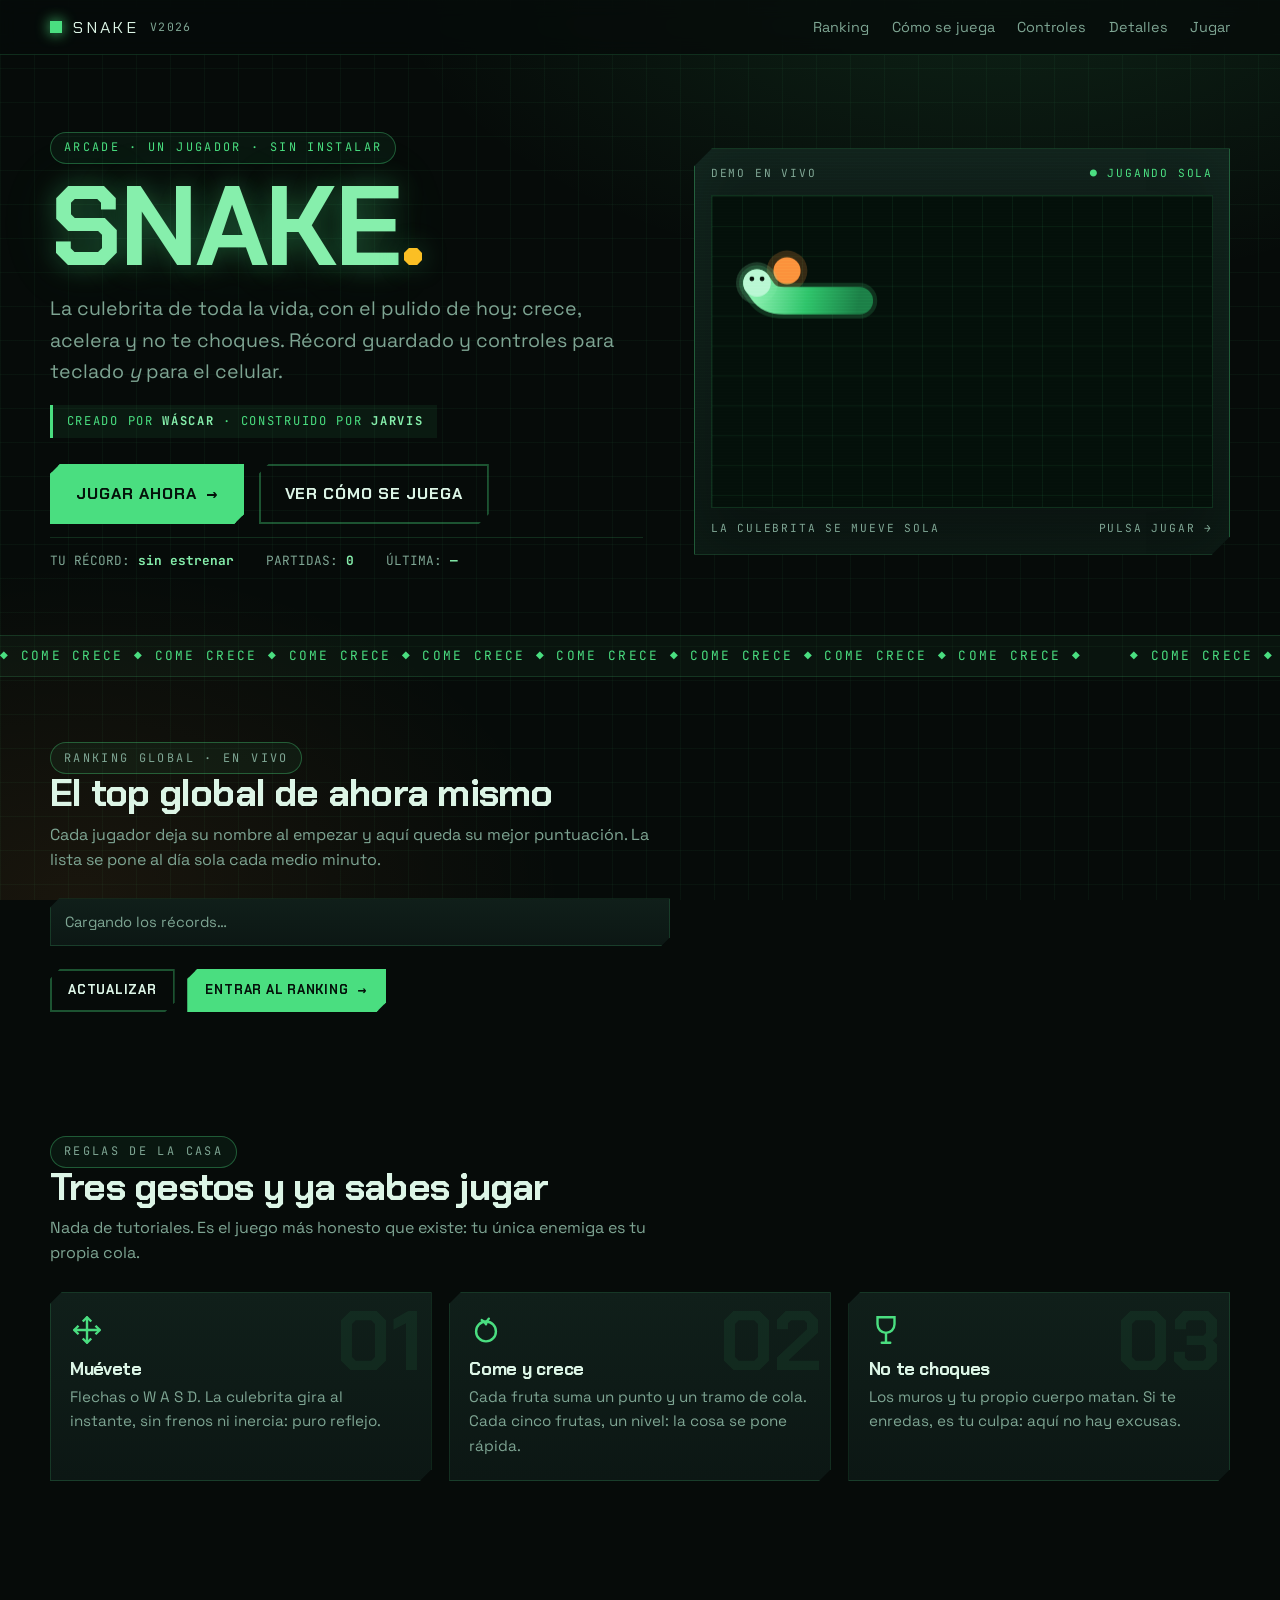
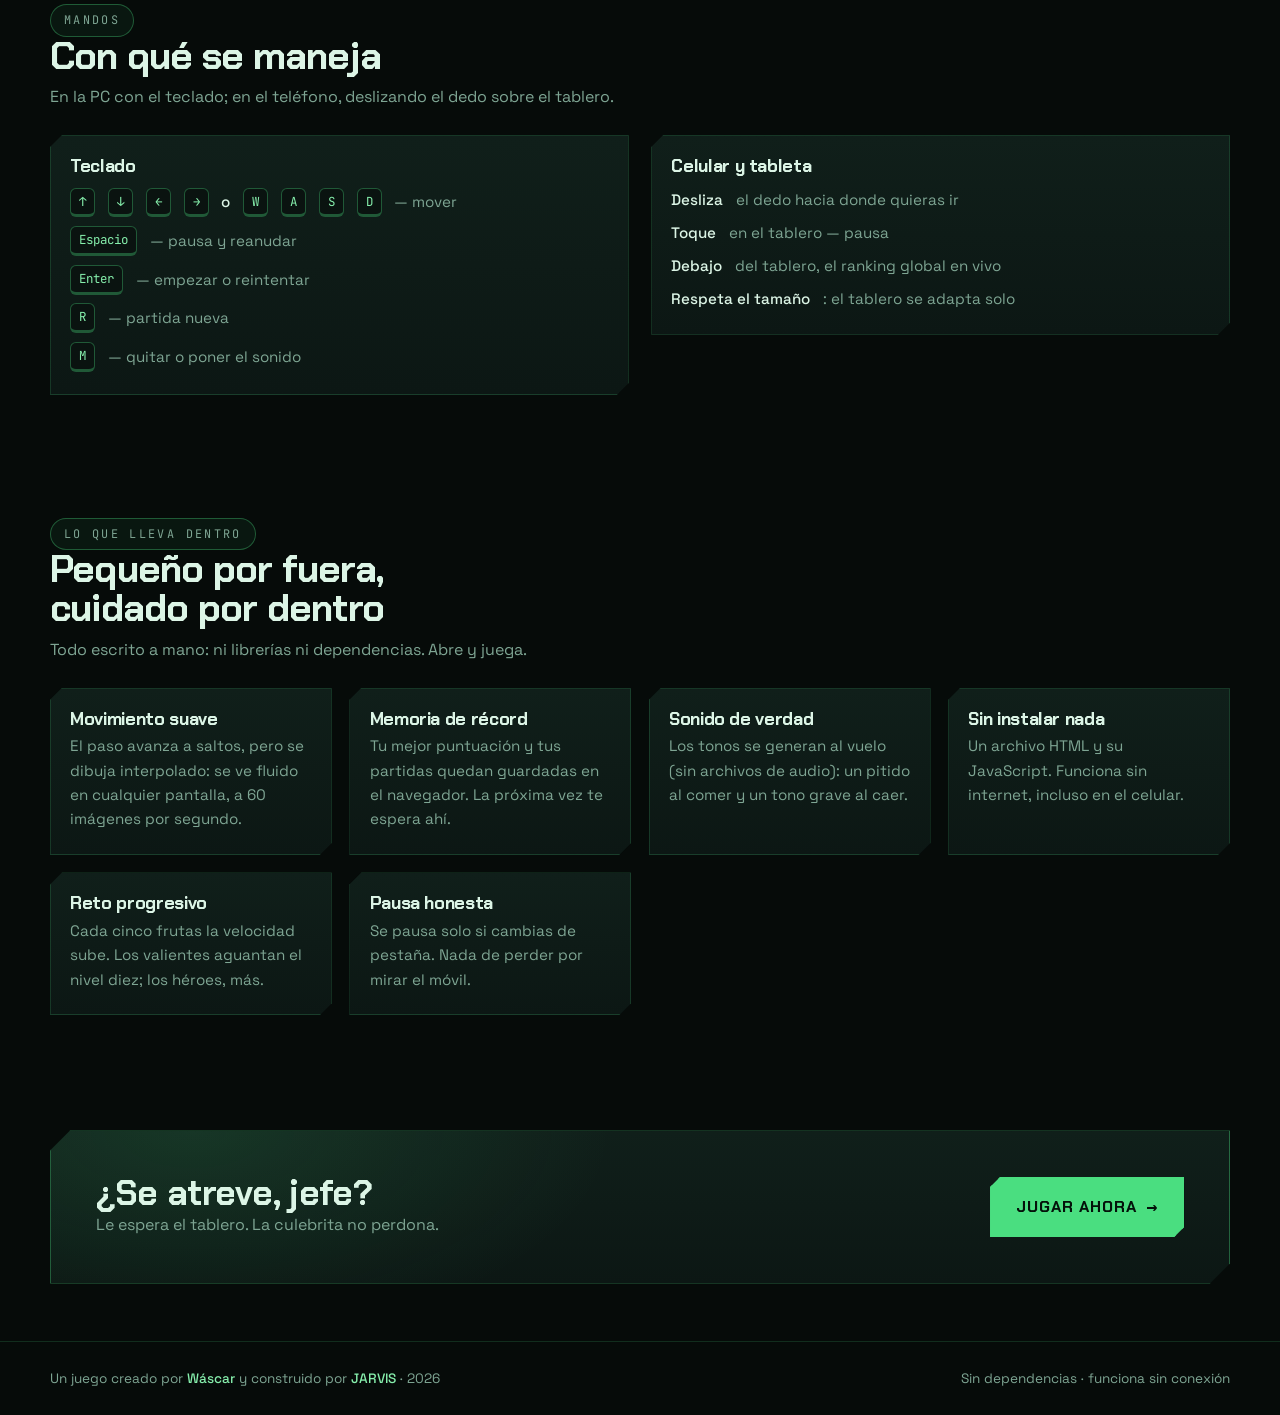
<file: index.html>
<!DOCTYPE html>
<html lang="es">
<head>
<meta charset="utf-8">
<meta name="viewport" content="width=device-width, initial-scale=1">
<title>SNAKE · La Culebrita — juega ya</title>
<meta name="description" content="La culebrita clásica, pulida: velocidad progresiva, récord guardado y controles para teclado y celular. Un juego de JARVIS.">
<meta name="theme-color" content="#060b09">
<link rel="preconnect" href="https://fonts.googleapis.com">
<link rel="preconnect" href="https://fonts.gstatic.com" crossorigin>
<link href="https://fonts.googleapis.com/css2?family=Chakra+Petch:wght@600;700&family=Space+Grotesk:wght@400;500;700&family=JetBrains+Mono:wght@400;700&display=swap" rel="stylesheet">
<link rel="stylesheet" href="css/estilos.css?v=8">
<link rel="icon" href="data:image/svg+xml,<svg xmlns='http://www.w3.org/2000/svg' viewBox='0 0 100 100'><text y='.9em' font-size='90'>🐍</text></svg>">
</head>
<body>

<header class="barra">
  <div class="envoltura barra-interna">
      <a class="marca" href="index.html" title="SNAKE · página principal"><span class="punto" aria-hidden="true"></span> SNAKE <span style="color:var(--tenue);font-family:var(--mono);font-size:.72rem;letter-spacing:.12em">v2026</span></a>
    <nav aria-label="Secciones">
      <a href="#records">Ranking</a>
      <a href="#como">Cómo se juega</a>
      <a href="#controles">Controles</a>
      <a href="#detalles">Detalles</a>
      <a href="juego.html">Jugar</a>
    </nav>
  </div>
</header>

<main>
  <!-- ===== HERO ===== -->
  <section class="envoltura heroe">
    <div class="aparece">
      <p class="etiqueta">Arcade · un jugador · sin instalar</p>
      <h1 class="titulo-grande"><a href="index.html" title="SNAKE · página principal">SNAKE<span>.</span></a></h1>
      <p class="bajada">
        La culebrita de toda la vida, con el pulido de hoy: crece, acelera y no te
        choques. Récord guardado y controles para teclado <em>y</em> para el celular.
      </p>

      <p class="firma">
        Creado por <strong>Wáscar</strong> · construido por <strong>JARVIS</strong>
      </p>

      <div class="acciones">
        <a class="boton" href="juego.html">
          Jugar ahora <span class="flecha" aria-hidden="true">→</span>
        </a>
        <a class="boton secundario" href="#como">Ver cómo se juega</a>
      </div>

      <div class="tira-datos">
        <span>TU RÉCORD: <b id="dato-record">—</b></span>
        <span>PARTIDAS: <b id="dato-partidas">0</b></span>
        <span>ÚLTIMA: <b id="dato-ultima">—</b></span>
      </div>
    </div>

    <div class="marco-demo aparece retardo-2">
      <div class="rotulo">
        <span>demo en vivo</span>
        <span class="vivo">● jugando sola</span>
      </div>
      <canvas id="demo" width="640" height="400" aria-label="Demostración automática del juego de la culebrita"></canvas>
      <div class="rotulo" style="padding-top:.7rem;padding-bottom:0">
        <span>la culebrita se mueve sola</span>
        <span>pulsa jugar →</span>
      </div>
    </div>
  </section>

  <!-- ===== CINTA ===== -->
  <div class="cinta" aria-hidden="true">
    <div class="cinta-interna" id="cinta">
      <span>◆ come crece ◆ come crece ◆ come crece ◆ come crece ◆ come crece ◆ come crece ◆ come crece ◆ come crece ◆</span>
      <span>◆ come crece ◆ come crece ◆ come crece ◆ come crece ◆ come crece ◆ come crece ◆ come crece ◆ come crece ◆</span>
    </div>
  </div>

  <!-- ===== RANKING GLOBAL · en vivo =====
       Orden del jefe (16/09/2026): bajando un poquito desde la presentación
       aparece el top global actual. Se refresca solo, sin recargar nada. -->
  <section class="envoltura" id="records">
    <div class="cabeza-seccion">
      <p class="etiqueta">Ranking global · en vivo</p>
      <h2>El top global de ahora mismo</h2>
      <p>Cada jugador deja su nombre al empezar y aquí queda su mejor puntuación. La lista se pone al día sola cada medio minuto.</p>
    </div>
    <ol class="top3" id="portada-top">
      <li class="vacio">Cargando los récords…</li>
    </ol>
    <div class="fila-ranking">
      <button class="boton secundario chico" id="btn-portada-refrescar" type="button">Actualizar</button>
      <a class="boton chico" href="juego.html">Entrar al ranking <span class="flecha" aria-hidden="true">→</span></a>
    </div>
  </section>

  <!-- ===== CÓMO SE JUEGA ===== -->
  <section class="envoltura" id="como">
    <div class="cabeza-seccion">
      <p class="etiqueta">Reglas de la casa</p>
      <h2>Tres gestos y ya sabes jugar</h2>
      <p>Nada de tutoriales. Es el juego más honesto que existe: tu única enemiga es tu propia cola.</p>
    </div>

    <div class="rejilla-3">
      <article class="tarjeta">
        <span class="numero" aria-hidden="true">01</span>
        <svg class="icono" viewBox="0 0 24 24" fill="none" stroke="currentColor" stroke-width="1.7" aria-hidden="true">
          <path d="M12 3v18M3 12h18" stroke-linecap="round"/>
          <path d="M12 3l-3 3M12 3l3 3M12 21l-3-3M12 21l3-3M3 12l3-3M3 12l3 3M21 12l-3-3M21 12l-3 3"/>
        </svg>
        <h3>Muévete</h3>
        <p>Flechas o W A S D. La culebrita gira al instante, sin frenos ni inercia: puro reflejo.</p>
      </article>

      <article class="tarjeta">
        <span class="numero" aria-hidden="true">02</span>
        <svg class="icono" viewBox="0 0 24 24" fill="none" stroke="currentColor" stroke-width="1.7" aria-hidden="true">
          <circle cx="12" cy="13" r="7"/><path d="M12 8c0-2 1-3 2-4M12 8c-.6-1.6-1.6-2.4-3-3" stroke-linecap="round"/>
        </svg>
        <h3>Come y crece</h3>
        <p>Cada fruta suma un punto y un tramo de cola. Cada cinco frutas, un nivel: la cosa se pone rápida.</p>
      </article>

      <article class="tarjeta">
        <span class="numero" aria-hidden="true">03</span>
        <svg class="icono" viewBox="0 0 24 24" fill="none" stroke="currentColor" stroke-width="1.7" aria-hidden="true">
          <path d="M6 3h12v5a6 6 0 0 1-12 0V3Z"/><path d="M9 21h6M12 14v7" stroke-linecap="round"/>
        </svg>
        <h3>No te choques</h3>
        <p>Los muros y tu propio cuerpo matan. Si te enredas, es tu culpa: aquí no hay excusas.</p>
      </article>
    </div>
  </section>

  <!-- ===== CONTROLES ===== -->
  <section class="envoltura" id="controles">
    <div class="cabeza-seccion">
      <p class="etiqueta">Mandos</p>
      <h2>Con qué se maneja</h2>
      <p>En la PC con el teclado; en el teléfono, deslizando el dedo sobre el tablero.</p>
    </div>

    <div class="rejilla-2">
      <div class="tarjeta">
        <h3>Teclado</h3>
        <ul class="lista-teclas" style="margin-top:.8rem">
          <li><kbd>↑</kbd><kbd>↓</kbd><kbd>←</kbd><kbd>→</kbd> <b>o</b> <kbd>W</kbd><kbd>A</kbd><kbd>S</kbd><kbd>D</kbd> — mover</li>
          <li><kbd>Espacio</kbd> — pausa y reanudar</li>
          <li><kbd>Enter</kbd> — empezar o reintentar</li>
          <li><kbd>R</kbd> — partida nueva</li>
          <li><kbd>M</kbd> — quitar o poner el sonido</li>
        </ul>
      </div>
      <div class="tarjeta">
        <h3>Celular y tableta</h3>
        <ul class="lista-teclas" style="margin-top:.8rem">
          <li><b>Desliza</b> el dedo hacia donde quieras ir</li>
          <li><b>Toque</b> en el tablero — pausa</li>
          <li><b>Debajo</b> del tablero, el ranking global en vivo</li>
          <li><b>Respeta el tamaño</b>: el tablero se adapta solo</li>
        </ul>
      </div>
    </div>
  </section>

  <!-- ===== DETALLES ===== -->
  <section class="envoltura" id="detalles">
    <div class="cabeza-seccion">
      <p class="etiqueta">Lo que lleva dentro</p>
      <h2>Pequeño por fuera, cuidado por dentro</h2>
      <p>Todo escrito a mano: ni librerías ni dependencias. Abre y juega.</p>
    </div>

    <div class="rejilla-3">
      <article class="tarjeta">
        <h3>Movimiento suave</h3>
        <p>El paso avanza a saltos, pero se dibuja interpolado: se ve fluido en cualquier pantalla, a 60 imágenes por segundo.</p>
      </article>
      <article class="tarjeta">
        <h3>Memoria de récord</h3>
        <p>Tu mejor puntuación y tus partidas quedan guardadas en el navegador. La próxima vez te espera ahí.</p>
      </article>
      <article class="tarjeta">
        <h3>Sonido de verdad</h3>
        <p>Los tonos se generan al vuelo (sin archivos de audio): un pitido al comer y un tono grave al caer.</p>
      </article>
      <article class="tarjeta">
        <h3>Sin instalar nada</h3>
        <p>Un archivo HTML y su JavaScript. Funciona sin internet, incluso en el celular.</p>
      </article>
      <article class="tarjeta">
        <h3>Reto progresivo</h3>
        <p>Cada cinco frutas la velocidad sube. Los valientes aguantan el nivel diez; los héroes, más.</p>
      </article>
      <article class="tarjeta">
        <h3>Pausa honesta</h3>
        <p>Se pausa solo si cambias de pestaña. Nada de perder por mirar el móvil.</p>
      </article>
    </div>
  </section>

  <!-- ===== CTA ===== -->
  <section class="envoltura">
    <div class="cta-final">
      <div>
        <h2>¿Se atreve, jefe?</h2>
        <p>Le espera el tablero. La culebrita no perdona.</p>
      </div>
      <a class="boton" href="juego.html">Jugar ahora <span class="flecha" aria-hidden="true">→</span></a>
    </div>
  </section>
</main>

<footer class="pie">
  <div class="envoltura pie-interno">
    <span>Un juego creado por <strong>Wáscar</strong> y construido por <strong>JARVIS</strong> · 2026</span>
    <span>Sin dependencias · funciona sin conexión</span>
  </div>
</footer>

<script src="js/ranking.js?v=8" defer></script>
<script src="js/demo.js?v=8" defer></script>
</body>
</html>
</file>
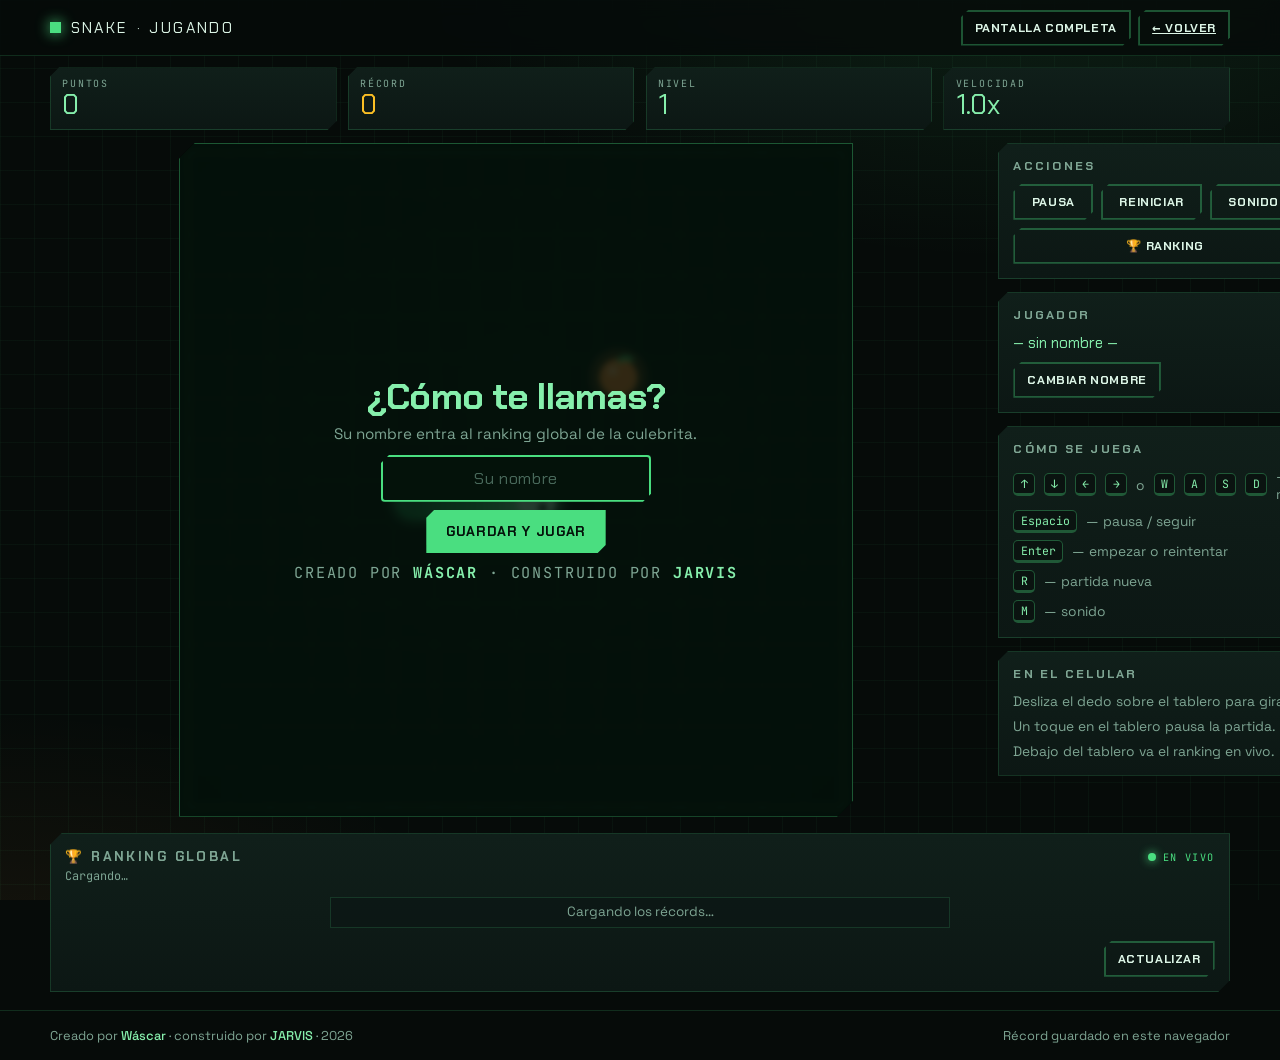
<file: juego.html>
<!DOCTYPE html>
<html lang="es">
<head>
<meta charset="utf-8">
<meta name="viewport" content="width=device-width, initial-scale=1, viewport-fit=cover, maximum-scale=1">
<title>SNAKE · Jugar — La Culebrita</title>
<meta name="description" content="Juega a la culebrita: velocidad progresiva, récord guardado y controles para teclado y celular.">
<meta name="theme-color" content="#060b09">
<link rel="preconnect" href="https://fonts.googleapis.com">
<link rel="preconnect" href="https://fonts.gstatic.com" crossorigin>
<link href="https://fonts.googleapis.com/css2?family=Chakra+Petch:wght@600;700&family=Space+Grotesk:wght@400;500;700&family=JetBrains+Mono:wght@400;700&display=swap" rel="stylesheet">
<link rel="stylesheet" href="css/juego.css?v=8">
<link rel="icon" href="data:image/svg+xml,<svg xmlns='http://www.w3.org/2000/svg' viewBox='0 0 100 100'><text y='.9em' font-size='90'>🐍</text></svg>">
</head>
<body>

<header class="barra">
  <div class="barra-interna">
      <a class="marca" href="index.html" title="Volver a la página principal"><span class="punto" aria-hidden="true"></span> SNAKE <span class="sufijo">· jugando</span></a>
    <div class="barra-acciones">
      <button class="boton fantasma pequeno" id="btn-pantalla" type="button"><span class="largo">Pantalla completa</span><span class="corto">⛶ Pantalla</span></button>
      <a class="boton fantasma pequeno" href="index.html">← Volver</a>
    </div>
  </div>
</header>

<main>
  <section class="hud" aria-label="Marcadores">
    <div class="dato"><span class="etiqueta-dato">Puntos</span><span class="valor" id="puntos">0</span></div>
    <div class="dato acento"><span class="etiqueta-dato">Récord</span><span class="valor" id="record">0</span></div>
    <div class="dato"><span class="etiqueta-dato">Nivel</span><span class="valor" id="nivel">1</span></div>
    <div class="dato"><span class="etiqueta-dato">Velocidad</span><span class="valor" id="velocidad">1.0x</span></div>
  </section>

  <section class="zona-juego">
    <div class="marco-tablero" id="marco">
      <canvas id="tablero" width="720" height="720" aria-label="Tablero del juego de la culebrita"></canvas>

      <!-- capa de nombre (la primera vez) -->
      <div class="capa" id="capa-nombre" hidden>
        <h2>¿Cómo te llamas?</h2>
        <p>Su nombre entra al ranking global de la culebrita.</p>
        <form class="form-nombre" id="form-nombre" autocomplete="off">
          <input class="campo" id="campo-nombre" type="text" maxlength="12" placeholder="Su nombre" aria-label="Su nombre" autocapitalize="words">
          <button class="boton" id="btn-guardar-nombre" type="submit">Guardar y jugar</button>
        </form>
        <p class="aviso" id="aviso-nombre" hidden></p>
        <p class="credito">Creado por <strong>Wáscar</strong> · construido por <strong>JARVIS</strong></p>
      </div>

      <!-- capa del ranking -->
      <div class="capa capa-lista" id="capa-ranking" hidden>
        <h2>Ranking global</h2>
        <p class="sub" id="ranking-sub">Cargando…</p>
        <ul class="ranking" id="ranking-lista"></ul>
        <p class="aviso" id="aviso-ranking" hidden></p>
        <div class="fila">
          <button class="boton fantasma pequeno" id="btn-ranking-refrescar" type="button">Actualizar</button>
          <button class="boton pequeno" id="btn-ranking-cerrar" type="button">Cerrar</button>
        </div>
      </div>

      <!-- capa de inicio -->
      <div class="capa" id="capa-inicio">
        <h2>¿Listo, jefe?</h2>
        <p class="solo-teclado">Flechas o <kbd>W</kbd><kbd>A</kbd><kbd>S</kbd><kbd>D</kbd> para moverse · <kbd>Espacio</kbd> pausa</p>
        <p class="solo-tactil">Desliza el dedo para girar · toca el tablero para pausar</p>
        <p class="credito">Creado por <strong>Wáscar</strong> · construido por <strong>JARVIS</strong></p>
        <button class="boton" id="btn-empezar" type="button">Empezar a jugar</button>
      </div>

      <!-- capa de pausa -->
      <div class="capa" id="capa-pausa" hidden>
        <h2>En pausa</h2>
        <p>La culebrita le espera, sin prisa.</p>
        <button class="boton" id="btn-seguir" type="button">Seguir jugando</button>
      </div>

      <!-- capa de fin -->
      <div class="capa" id="capa-fin" hidden>
        <h2>Se acabó</h2>
        <p>Puntuación de esta partida</p>
        <p class="destacado" id="fin-puntos">0</p>
        <p id="fin-mensaje">¡Buen intento!</p>
        <p class="puesto" id="fin-ranking"></p>
        <button class="boton" id="btn-otra" type="button">Jugar otra vez</button>
      </div>
    </div>

    <!-- ===== RANKING GLOBAL EN VIVO (orden del jefe, 16/09/2026) =====
         Va pegado debajo del área de juego. Los mandos de flechas se fueron:
         se juega deslizando el dedo, y en su sitio manda el ranking, que se
         refresca solo cada 30 s y cada vez que alguien rompe su récord. -->
    <section class="panel-ranking" id="panel-ranking" aria-label="Ranking global en vivo">
      <div class="panel-cabeza">
        <h3>🏆 Ranking global</h3>
        <span class="vivo"><span class="punto-vivo" aria-hidden="true"></span> en vivo</span>
      </div>
      <p class="sub" id="panel-ranking-sub">Cargando…</p>
      <ol class="ranking ranking-largo" id="panel-ranking-lista">
        <li class="vacio">Cargando los récords…</li>
      </ol>
      <p class="aviso" id="panel-ranking-aviso" hidden></p>
      <div class="panel-pie">
        <button class="boton fantasma pequeno" id="btn-panel-refrescar" type="button">Actualizar</button>
      </div>
    </section>

    <aside class="lateral">
      <div class="caja">
        <h3>Acciones</h3>
        <div class="fila">
          <button class="boton fantasma pequeno" id="btn-pausa" type="button">Pausa</button>
          <button class="boton fantasma pequeno" id="btn-reiniciar" type="button">Reiniciar</button>
          <button class="boton fantasma pequeno" id="btn-sonido" type="button" aria-pressed="false">Sonido: sí</button>
          <button class="boton fantasma pequeno" id="btn-ranking" type="button">🏆 Ranking</button>
        </div>
      </div>

      <div class="caja">
        <h3>Jugador</h3>
        <p class="quien" id="quien">—</p>
        <button class="boton fantasma pequeno" id="btn-cambiar-nombre" type="button">Cambiar nombre</button>
      </div>

      <div class="caja">
        <h3>Cómo se juega</h3>
        <ul class="ayuda">
          <li><kbd>↑</kbd><kbd>↓</kbd><kbd>←</kbd><kbd>→</kbd> o <kbd>W</kbd><kbd>A</kbd><kbd>S</kbd><kbd>D</kbd> — mover</li>
          <li><kbd>Espacio</kbd> — pausa / seguir</li>
          <li><kbd>Enter</kbd> — empezar o reintentar</li>
          <li><kbd>R</kbd> — partida nueva</li>
          <li><kbd>M</kbd> — sonido</li>
        </ul>
      </div>

      <div class="caja">
        <h3>En el celular</h3>
        <ul class="ayuda">
          <li>Desliza el dedo sobre el tablero para girar.</li>
          <li>Un toque en el tablero pausa la partida.</li>
          <li>Debajo del tablero va el ranking en vivo.</li>
        </ul>
      </div>
    </aside>
  </section>

  </section>
</main>

<footer class="pie">
  <div class="pie-interno">
    <span>Creado por <strong>Wáscar</strong> · construido por <strong>JARVIS</strong> · 2026</span>
    <span>Récord guardado en este navegador</span>
  </div>
</footer>

<script src="js/ranking.js?v=8" defer></script>
<script src="js/juego.js?v=8" defer></script>
</body>
</html>
</file>
<file: css/estilos.css>
/* ============================================================
   SNAKE · La Culebrita — hoja de estilos de la presentación
   Tema: "fósforo" (arcade de fósforo verde, reinterpretado)
   ============================================================ */

@layer reset, base, layout, comps, util;

/* ---------- reset ---------- */
@layer reset {
  *, *::before, *::after { box-sizing: border-box; }
  * { margin: 0; padding: 0; }
  html { -webkit-text-size-adjust: 100%; }
  img, canvas, svg { display: block; max-width: 100%; }
  button, a { font: inherit; color: inherit; }
  ul { list-style: none; }
}

/* ---------- variables y base ---------- */
@layer base {
  :root {
    --fondo:        #060b09;
    --fondo-2:      #0a1310;
    --panel:        #0c1714;
    --panel-alto:   #101f1a;
    --fosforo:      #4ade80;
    --fosforo-suave:#86efac;
    --fosforo-hondo: #14532d;
    --ambar:        #fbbf24;
    --naranja:      #fb923c;
    --texto:        #dcf5e6;
    --tenue:        #7ea593;
    --linea:        rgba(74, 222, 128, .16);
    --linea-fuerte: rgba(74, 222, 128, .34);
    --sombra-dura:  6px 6px 0 rgba(4, 10, 7, .9);
    --display: "Chakra Petch", "Segoe UI", sans-serif;
    --cuerpo:  "Space Grotesk", "Segoe UI", system-ui, sans-serif;
    --mono:    "JetBrains Mono", ui-monospace, "Cascadia Mono", monospace;
  }

  html { scroll-behavior: smooth; }

  body {
    font-family: var(--cuerpo);
    color: var(--texto);
    background: var(--fondo);
    line-height: 1.6;
    overflow-x: hidden;
    touch-action: manipulation;      /* sin zoom por doble toque en el móvil */
    /* fondo: rejilla sutil + dos manchas de fósforo */
    background-image:
      radial-gradient(900px 520px at 78% -8%, rgba(74, 222, 128, .13), transparent 70%),
      radial-gradient(700px 480px at 6% 100%, rgba(251, 146, 60, .08), transparent 70%),
      linear-gradient(rgba(74, 222, 128, .045) 1px, transparent 1px),
      linear-gradient(90deg, rgba(74, 222, 128, .045) 1px, transparent 1px);
    background-size: auto, auto, 34px 34px, 34px 34px;
    background-attachment: fixed;
  }

  h1, h2, h3 {
    font-family: var(--display);
    font-weight: 700;
    line-height: 1.02;
    letter-spacing: -.02em;
    text-wrap: balance;
  }

  a { text-decoration: none; }

  ::selection { background: var(--fosforo); color: #04120a; }

  :focus-visible {
    outline: 3px solid var(--ambar);
    outline-offset: 3px;
    border-radius: 2px;
  }
}

/* ---------- layout ---------- */
@layer layout {
  .envoltura {
    width: min(1180px, 100% - 2.5rem);
    margin-inline: auto;
  }

  header.barra {
    position: sticky;
    top: 0;
    z-index: 20;
    backdrop-filter: blur(10px);
    background: color-mix(in srgb, var(--fondo) 78%, transparent);
    border-bottom: 1px solid var(--linea);
  }

  .barra-interna {
    display: flex;
    align-items: center;
    justify-content: space-between;
    gap: 1rem;
    padding-block: .85rem;
  }

  .marca {
    display: flex;
    align-items: center;
    gap: .7rem;
    font-family: var(--display);
    font-size: 1.05rem;
    letter-spacing: .16em;
    text-transform: uppercase;
  }

  .marca .punto {
    width: 12px; height: 12px;
    background: var(--fosforo);
    box-shadow: 0 0 14px var(--fosforo);
    animation: latido 2.4s ease-in-out infinite;
  }

  /* La marca es un enlace (orden del jefe, 16/09/2026): al pulsarla, a la
     página principal. Mismo aspecto, pero se nota que se puede pulsar. */
  a.marca { color: inherit; text-decoration: none; transition: color .18s ease; }
  a.marca:hover, a.marca:focus-visible { color: var(--fosforo); }
  a.marca:hover .punto { box-shadow: 0 0 24px var(--fosforo); }
  .titulo-grande a { color: inherit; text-decoration: none; }
  .titulo-grande a:hover { text-shadow: 0 0 42px rgba(74, 222, 128, .5); }
  .titulo-grande a:focus-visible { outline: 2px solid var(--fosforo); outline-offset: .1em; }

  .barra nav { display: flex; gap: 1.4rem; font-size: .9rem; color: var(--tenue); }
  .barra nav a { transition: color .18s ease; }
  .barra nav a:hover { color: var(--fosforo); }

  .heroe {
    display: grid;
    grid-template-columns: 1.05fr .95fr;
    align-items: center;
    gap: clamp(1.5rem, 4vw, 3.5rem);
    padding-block: clamp(2.5rem, 6vw, 5rem) clamp(2rem, 5vw, 4rem);
  }

  .rejilla-3 {
    display: grid;
    grid-template-columns: repeat(auto-fit, minmax(250px, 1fr));
    gap: 1.1rem;
  }

  .rejilla-2 {
    display: grid;
    grid-template-columns: repeat(auto-fit, minmax(300px, 1fr));
    gap: 1.4rem;
    align-items: start;
  }

  section { padding-block: clamp(2.2rem, 5vw, 3.6rem); }

  footer.pie {
    border-top: 1px solid var(--linea);
    padding-block: 1.6rem;
    color: var(--tenue);
    font-size: .85rem;
  }
  .pie-interno { display: flex; flex-wrap: wrap; gap: .8rem 1.6rem; justify-content: space-between; }
}

/* ---------- componentes ---------- */
@layer comps {
  .etiqueta {
    display: inline-flex;
    align-items: center;
    gap: .55rem;
    font-family: var(--mono);
    font-size: .74rem;
    letter-spacing: .2em;
    text-transform: uppercase;
    color: var(--fosforo);
    border: 1px solid var(--linea-fuerte);
    border-radius: 999px;
    padding: .35rem .8rem;
    background: rgba(74, 222, 128, .06);
  }

  .titulo-grande {
    font-size: clamp(3.2rem, 11vw, 7rem);
    margin-block: .35rem .2rem;
    color: var(--fosforo-suave);
    text-shadow: 0 0 26px rgba(74, 222, 128, .35), 0 0 70px rgba(74, 222, 128, .12);
  }

  .titulo-grande span { color: var(--ambar); }

  .bajada {
    font-size: clamp(1rem, 2.2vw, 1.22rem);
    color: var(--tenue);
    max-width: 46ch;
    margin-top: .6rem;
  }

  /* autoría, bien visible (orden del jefe: recalcar que el creador es Wáscar) */
  .firma {
    display: inline-block;
    margin-top: 1.1rem;
    padding: .45rem .85rem;
    border-left: 3px solid var(--fosforo);
    background: rgba(74, 222, 128, .07);
    font-family: var(--mono);
    font-size: .76rem;
    letter-spacing: .14em;
    text-transform: uppercase;
    color: var(--fosforo);
  }
  .firma strong { color: var(--fosforo-suave); }
  .pie strong { color: var(--fosforo-suave); font-weight: 500; }

  .acciones { display: flex; flex-wrap: wrap; gap: .9rem; align-items: center; margin-top: 1.6rem; }

  .boton {
    display: inline-flex;
    align-items: center;
    gap: .6rem;
    font-family: var(--display);
    font-weight: 700;
    letter-spacing: .06em;
    text-transform: uppercase;
    padding: .95rem 1.5rem;
    border: 2px solid var(--fosforo);
    background: var(--fosforo);
    color: #04120a;
    box-shadow: var(--sombra-dura);
    cursor: pointer;
    transition: transform .14s ease, box-shadow .14s ease, background .14s ease, color .14s ease;
    clip-path: polygon(10px 0, 100% 0, 100% calc(100% - 10px), calc(100% - 10px) 100%, 0 100%, 0 10px);
  }
  .boton:hover {
    transform: translate(-3px, -3px);
    box-shadow: 9px 9px 0 rgba(4, 10, 7, .9), 0 0 30px rgba(74, 222, 128, .45);
  }
  .boton:active { transform: translate(2px, 2px); box-shadow: 3px 3px 0 rgba(4, 10, 7, .9); }

  .boton.secundario {
    background: transparent;
    color: var(--texto);
    border-color: var(--linea-fuerte);
    box-shadow: none;
  }
  .boton.secundario:hover {
    border-color: var(--fosforo);
    color: var(--fosforo);
    box-shadow: 0 0 24px rgba(74, 222, 128, .22);
    transform: translateY(-2px);
  }

  .boton .flecha { transition: transform .18s ease; }
  .boton:hover .flecha { transform: translateX(4px); }
  .boton.chico { padding: .6rem 1rem; font-size: .8rem; }

  /* marco del panel del hero con la demo */
  .marco-demo {
    position: relative;
    border: 1px solid var(--linea-fuerte);
    background: linear-gradient(180deg, var(--panel-alto), var(--fondo-2));
    box-shadow: inset 0 0 60px rgba(74, 222, 128, .05), 0 30px 60px -30px rgba(0, 0, 0, .9);
    clip-path: polygon(18px 0, 100% 0, 100% calc(100% - 18px), calc(100% - 18px) 100%, 0 100%, 0 18px);
    padding: 1rem;
  }

  .marco-demo::before {
    content: "";
    position: absolute; inset: 0;
    background: repeating-linear-gradient(180deg, rgba(255,255,255,.045) 0 1px, transparent 1px 3px);
    pointer-events: none;
    mix-blend-mode: overlay;
  }

  .marco-demo .rotulo {
    display: flex; align-items: center; justify-content: space-between;
    font-family: var(--mono); font-size: .7rem; letter-spacing: .16em;
    text-transform: uppercase; color: var(--tenue);
    padding-bottom: .7rem;
  }
  .marco-demo .rotulo .vivo { color: var(--fosforo); }

  #demo { width: 100%; aspect-ratio: 16 / 10; border: 1px solid var(--linea); background: #04100a; }

  .tira-datos {
    display: flex; flex-wrap: wrap; gap: .6rem 2rem;
    font-family: var(--mono); font-size: .8rem; color: var(--tenue);
    padding-top: .8rem; border-top: 1px solid var(--linea);
    margin-top: .8rem;
  }
  .tira-datos b { color: var(--fosforo-suave); font-weight: 700; }

  .cabeza-seccion { max-width: 62ch; margin-bottom: 1.6rem; }
  .cabeza-seccion h2 { font-size: clamp(1.6rem, 4vw, 2.4rem); }
  .cabeza-seccion p { color: var(--tenue); margin-top: .5rem; }

  .tarjeta {
    position: relative;
    border: 1px solid var(--linea);
    background: linear-gradient(180deg, var(--panel-alto), var(--panel));
    padding: 1.3rem 1.2rem 1.4rem;
    overflow: hidden;
    transition: border-color .2s ease, transform .2s ease;
    clip-path: polygon(12px 0, 100% 0, 100% calc(100% - 12px), calc(100% - 12px) 100%, 0 100%, 0 12px);
  }
  .tarjeta:hover { border-color: var(--linea-fuerte); transform: translateY(-4px); }

  .tarjeta .numero {
    position: absolute; top: -1.1rem; right: .5rem;
    font-family: var(--display); font-size: 5.2rem; font-weight: 700;
    color: rgba(74, 222, 128, .07); pointer-events: none;
  }
  .tarjeta h3 { font-size: 1.12rem; margin-bottom: .4rem; }
  .tarjeta p { color: var(--tenue); font-size: .95rem; }
  .tarjeta .icono { width: 34px; height: 34px; margin-bottom: .8rem; color: var(--fosforo); }

  kbd {
    font-family: var(--mono); font-size: .78rem;
    background: var(--fondo-2); border: 1px solid var(--linea-fuerte);
    border-bottom-width: 3px; border-radius: 6px;
    padding: .18rem .5rem; color: var(--fosforo-suave);
  }

  .lista-teclas { display: grid; gap: .55rem; font-size: .95rem; }
  .lista-teclas li { display: flex; align-items: center; gap: .8rem; color: var(--tenue); }
  .lista-teclas li b { color: var(--texto); font-weight: 500; }

  .cta-final {
    border: 1px solid var(--linea-fuerte);
    background:
      radial-gradient(600px 300px at 12% 0%, rgba(74, 222, 128, .12), transparent 70%),
      linear-gradient(180deg, var(--panel-alto), var(--panel));
    padding: clamp(1.6rem, 4vw, 2.8rem);
    display: flex; flex-wrap: wrap; gap: 1.4rem;
    align-items: center; justify-content: space-between;
    clip-path: polygon(20px 0, 100% 0, 100% calc(100% - 20px), calc(100% - 20px) 100%, 0 100%, 0 20px);
  }
  .cta-final h2 { font-size: clamp(1.5rem, 4vw, 2.2rem); }
  .cta-final p { color: var(--tenue); }

  .cinta {
    border-block: 1px solid var(--linea);
    background: rgba(74, 222, 128, .04);
    overflow: hidden;
  }
  .cinta-interna {
    display: flex; gap: 3rem; white-space: nowrap;
    font-family: var(--mono); font-size: .8rem; letter-spacing: .18em;
    text-transform: uppercase; color: var(--fosforo);
    padding-block: .6rem;
    animation: deslizar 26s linear infinite;
  }
}

/* ---------- utilidades ---------- */
@layer util {
  .aparece { animation: surgir .7s both; }
  .retardo-1 { animation-delay: .1s; }
  .retardo-2 { animation-delay: .22s; }
  .retardo-3 { animation-delay: .34s; }
  .solo-lectores {
    position: absolute; width: 1px; height: 1px; overflow: hidden;
    clip-path: inset(50%); white-space: nowrap;
  }
}

@keyframes surgir {
  from { opacity: 0; transform: translateY(14px); }
  to   { opacity: 1; transform: none; }
}
@keyframes latido {
  0%, 100% { opacity: 1; }
  50%      { opacity: .35; }
}
@keyframes deslizar {
  from { transform: translateX(0); }
  to   { transform: translateX(-50%); }
}

@media (max-width: 880px) {
  .heroe { grid-template-columns: 1fr; }
  .barra nav { display: none; }
}

/* --- teléfono: botones cómodos con el pulgar y todo a una columna --- */
@media (max-width: 620px) {
  .envoltura { width: min(1180px, 100% - 1.6rem); }
  .barra-interna { padding-block: .6rem; }
  .marca { font-size: .9rem; }
  .titulo-grande { font-size: clamp(3.1rem, 21vw, 4.8rem); }
  .acciones { gap: .6rem; }
  .acciones .boton { flex: 1 1 100%; justify-content: center; }
  .tira-datos { gap: .3rem 1.1rem; font-size: .73rem; }
  .marco-demo { padding: .7rem; }
  #demo { aspect-ratio: 4 / 3; }
  .cta-final { padding: 1.3rem; }
  .cta-final .boton { flex: 1 1 100%; justify-content: center; }
  .pie-interno { flex-direction: column; }
}

@media (prefers-reduced-motion: reduce) {
  * { animation-duration: .001ms !important; animation-iteration-count: 1 !important; }
  html { scroll-behavior: auto; }
}

/* --- ranking global de la portada (va debajo de la presentación) --- */
@layer comps {
  .top3 {
    list-style: none; padding: 0; margin: 0;
    display: grid; gap: .5rem;
    max-width: 620px;
  }
  .top3 li {
    display: grid; grid-template-columns: 2.2rem 1fr auto;
    align-items: center; gap: .7rem;
    padding: .7rem .9rem;
    border: 1px solid var(--linea);
    background: linear-gradient(180deg, #101f1a, #0c1714);
    clip-path: polygon(9px 0, 100% 0, 100% calc(100% - 9px), calc(100% - 9px) 100%, 0 100%, 0 9px);
  }
  .top3 li .pos { font-size: 1.1rem; }
  .top3 li .nom {
    font-family: var(--display); color: var(--fosforo-suave);
    overflow: hidden; text-overflow: ellipsis; white-space: nowrap;
  }
  .top3 li .pts { font-family: var(--display); color: var(--ambar); }
  .top3 li.vacio {
    grid-template-columns: 1fr; color: var(--tenue); font-size: .92rem;
  }
  /* la fila del que está mirando, resaltada */
  .top3 li.yo { border-color: var(--fosforo); background: rgba(74, 222, 128, .13); }
  .top3 li.yo .nom { color: var(--fosforo-suave); }

  .fila-ranking {
    display: flex; flex-wrap: wrap; gap: .8rem; align-items: center;
    margin-top: 1.4rem;
  }
}
</file>
<file: css/juego.css>
/* ============================================================
   SNAKE · La Culebrita — estilos de la sala de juego
   ============================================================ */

@layer reset, base, layout, comps;

@layer reset {
  *, *::before, *::after { box-sizing: border-box; }
  * { margin: 0; padding: 0; }
  img, canvas { display: block; max-width: 100%; }
  button, a { font: inherit; color: inherit; }
  ul { list-style: none; }
}

@layer base {
  :root {
    --fondo:         #060b09;
    --fondo-2:       #0a1310;
    --panel:         #0c1714;
    --panel-alto:    #101f1a;
    --fosforo:       #4ade80;
    --fosforo-suave: #86efac;
    --ambar:         #fbbf24;
    --naranja:       #fb923c;
    --rojo:          #f87171;
    --texto:         #dcf5e6;
    --tenue:         #7ea593;
    --linea:         rgba(74, 222, 128, .16);
    --linea-fuerte:  rgba(74, 222, 128, .34);
    --display: "Chakra Petch", "Segoe UI", sans-serif;
    --cuerpo:  "Space Grotesk", "Segoe UI", system-ui, sans-serif;
    --mono:    "JetBrains Mono", ui-monospace, "Cascadia Mono", monospace;
  }

  body {
    font-family: var(--cuerpo);
    color: var(--texto);
    min-height: 100dvh;
    background: var(--fondo);
    background-image:
      radial-gradient(900px 500px at 80% -10%, rgba(74, 222, 128, .12), transparent 70%),
      radial-gradient(700px 400px at 0% 110%, rgba(251, 146, 60, .07), transparent 70%),
      linear-gradient(rgba(74, 222, 128, .04) 1px, transparent 1px),
      linear-gradient(90deg, rgba(74, 222, 128, .04) 1px, transparent 1px);
    background-size: auto, auto, 34px 34px, 34px 34px;
    background-attachment: fixed;
    display: grid;
    grid-template-rows: auto 1fr auto;
    overflow-x: hidden;
  }

  h1, h2 { font-family: var(--display); font-weight: 700; line-height: 1.05; letter-spacing: -.02em; }
  ::selection { background: var(--fosforo); color: #04120a; }
  :focus-visible { outline: 3px solid var(--ambar); outline-offset: 3px; border-radius: 4px; }
}

@layer layout {
  .barra {
    border-bottom: 1px solid var(--linea);
    background: color-mix(in srgb, var(--fondo) 80%, transparent);
    backdrop-filter: blur(10px);
    position: sticky; top: 0; z-index: 10;
  }
  .barra-interna {
    width: min(1180px, 100% - 2rem);
    margin-inline: auto;
    display: flex; align-items: center; justify-content: space-between;
    gap: 1rem; padding-block: .6rem;
  }
  .marca {
    display: flex; align-items: center; gap: .6rem;
    font-family: var(--display); letter-spacing: .16em; text-transform: uppercase;
    font-size: .95rem;
  }
  .marca .punto {
    width: 11px; height: 11px; background: var(--fosforo);
    box-shadow: 0 0 14px var(--fosforo);
  }

  /* La marca es un enlace (orden del jefe, 16/09/2026): pulsándola se vuelve
     a la página principal. Mismo aspecto, pero se nota que se puede pulsar. */
  a.marca { color: inherit; text-decoration: none; transition: color .18s ease; }
  a.marca:hover, a.marca:focus-visible { color: var(--fosforo); }
  a.marca:hover .punto { box-shadow: 0 0 24px var(--fosforo); }

  main {
    width: min(1180px, 100% - 2rem);
    margin-inline: auto;
    padding-block: .7rem 1.1rem;
    display: grid;
    gap: .8rem;
    align-content: start;
  }

  .zona-juego {
    display: grid;
    grid-template-columns: minmax(0, 1fr) 232px;
    /* el ranking manda debajo del área de juego (orden del jefe, 16/09/2026) */
    grid-template-areas:
      "tablero lateral"
      "ranking ranking";
    gap: 1rem;
    align-items: start;
  }
  .marco-tablero { grid-area: tablero; }
  .lateral { grid-area: lateral; }
  .panel-ranking { grid-area: ranking; }

  .pie {
    border-top: 1px solid var(--linea);
    color: var(--tenue);
    font-size: .8rem;
  }
  .pie-interno {
    width: min(1180px, 100% - 2rem); margin-inline: auto;
    padding-block: 1rem;
    display: flex; flex-wrap: wrap; gap: .5rem 1.5rem; justify-content: space-between;
  }
}

@layer comps {
  /* --- HUD --- */
  .hud {
    display: grid;
    grid-template-columns: repeat(4, minmax(0, 1fr));
    gap: .7rem;
  }

  .dato {
    border: 1px solid var(--linea);
    background: linear-gradient(180deg, var(--panel-alto), var(--panel));
    padding: .55rem .7rem;
    clip-path: polygon(9px 0, 100% 0, 100% calc(100% - 9px), calc(100% - 9px) 100%, 0 100%, 0 9px);
  }
  .dato .etiqueta-dato {
    font-family: var(--mono); font-size: .62rem; letter-spacing: .18em;
    text-transform: uppercase; color: var(--tenue); display: block;
  }
  .dato .valor {
    font-family: var(--display); font-size: clamp(1.2rem, 3.4vw, 1.7rem);
    color: var(--fosforo-suave); line-height: 1.1;
  }
  .dato.acento .valor { color: var(--ambar); }

  /* --- tablero --- */
  /* El marco se ajusta EXACTAMENTE al tablero (antes se estiraba a todo el
     ancho de la columna y dejaba una banda vacía alrededor del juego).
     ZOOM (16/09/2026): como el tablero bajó a 16 casillas, ahora el marco se
     lleva TODO el alto disponible de la pantalla y todo el ancho de su
     columna: el juego manda, el adorno estorba lo mínimo. */
  .marco-tablero {
    position: relative;
    width: min(100%, calc(100dvh - 226px), 960px);
    margin-inline: auto;
    border: 1px solid var(--linea-fuerte);
    background: #04100a;
    padding: .5rem;
    box-shadow: inset 0 0 60px rgba(74, 222, 128, .05), 0 30px 60px -34px rgba(0, 0, 0, .95);
    clip-path: polygon(16px 0, 100% 0, 100% calc(100% - 16px), calc(100% - 16px) 100%, 0 100%, 0 16px);
  }

  /* El tablero llena su marco: cuadrado perfecto, sin deformarse. */
  #tablero {
    width: 100%;
    aspect-ratio: 1 / 1;
    height: auto;
    background: #04100a;
    touch-action: none;      /* que el deslizamiento no haga scroll */
  }

  /* --- capas de mensaje --- */
  .capa {
    position: absolute; inset: 0;    /* tapa el tablero entero, no solo su relleno */
    display: grid; place-content: center; gap: .55rem;
    text-align: center;
    background: color-mix(in srgb, #04100a 82%, transparent);
    backdrop-filter: blur(3px);
    padding: 1rem;
    transition: opacity .22s ease, visibility .22s ease;
  }
  .capa[hidden] { display: none; }
  .capa h2 { font-size: clamp(1.4rem, 5vw, 2.3rem); color: var(--fosforo-suave); }
  .capa p { color: var(--tenue); font-size: .95rem; }
  .capa .destacado { font-family: var(--display); color: var(--ambar); font-size: 1.5rem; }
  .capa .boton { justify-self: center; }

  /* --- botones --- */
  .boton {
    display: inline-flex; align-items: center; gap: .5rem;
    font-family: var(--display); font-weight: 700; letter-spacing: .05em;
    text-transform: uppercase; font-size: .85rem;
    padding: .7rem 1.1rem;
    border: 2px solid var(--fosforo);
    background: var(--fosforo); color: #04120a;
    cursor: pointer;
    transition: transform .14s ease, box-shadow .14s ease, background .14s ease, color .14s ease, border-color .14s ease;
    clip-path: polygon(8px 0, 100% 0, 100% calc(100% - 8px), calc(100% - 8px) 100%, 0 100%, 0 8px);
  }
  .boton:hover { transform: translate(-2px, -2px); box-shadow: 5px 5px 0 rgba(4, 10, 7, .9), 0 0 22px rgba(74, 222, 128, .4); }
  .boton:active { transform: translate(1px, 1px); box-shadow: 2px 2px 0 rgba(4, 10, 7, .9); }
  .boton.fantasma {
    background: transparent; color: var(--texto);
    border-color: var(--linea-fuerte); box-shadow: none;
  }
  .boton.fantasma:hover { border-color: var(--fosforo); color: var(--fosforo); box-shadow: 0 0 20px rgba(74, 222, 128, .2); }
  .boton.pequeno { padding: .5rem .75rem; font-size: .76rem; }
  .boton[aria-pressed="true"] { background: var(--ambar); border-color: var(--ambar); }

  .barra-acciones { display: flex; gap: .45rem; align-items: center; flex-wrap: wrap; }
  .corto { display: none; }
  .solo-tactil { display: none; }

  /* autoría: bien visible, como pidió el jefe */
  .credito {
    font-family: var(--mono); font-size: .7rem; letter-spacing: .12em;
    text-transform: uppercase; color: var(--fosforo);
  }
  .credito strong { color: var(--fosforo-suave); }
  .pie strong { color: var(--fosforo-suave); font-weight: 500; }

  /* --- columna lateral --- */
  .lateral { display: grid; gap: .8rem; }

  .caja {
    border: 1px solid var(--linea);
    background: linear-gradient(180deg, var(--panel-alto), var(--panel));
    padding: .9rem;
    clip-path: polygon(10px 0, 100% 0, 100% calc(100% - 10px), calc(100% - 10px) 100%, 0 100%, 0 10px);
  }
  .caja h3 {
    font-family: var(--display); font-size: .78rem; letter-spacing: .18em;
    text-transform: uppercase; color: var(--tenue); margin-bottom: .6rem;
  }
  .caja .fila { display: flex; gap: .5rem; flex-wrap: wrap; }
  .caja .fila .boton { flex: 1 1 auto; justify-content: center; }

  .ayuda { display: grid; gap: .45rem; font-size: .86rem; color: var(--tenue); }
  .ayuda li { display: flex; align-items: center; gap: .55rem; }
  kbd {
    font-family: var(--mono); font-size: .72rem;
    background: var(--fondo-2); border: 1px solid var(--linea-fuerte);
    border-bottom-width: 3px; border-radius: 5px; padding: .12rem .4rem;
    color: var(--fosforo-suave);
  }

  /* --- cruceta táctil: APARCADA (orden del jefe, 16/09/2026) ---
     Los mandos de flechas salieron del área de juego para dejarle el sitio al
     ranking: el juego se maneja deslizando el dedo sobre el tablero. Estos
     estilos quedan aquí, listos para restaurarlos si algún día los quiere. */
  .cruceta {
    display: none;
    grid-template-columns: repeat(3, 58px);
    grid-template-rows: repeat(3, 58px);
    gap: .4rem;
    justify-content: center;
  }
  .cruceta button {
    border: 1px solid var(--linea-fuerte);
    background: linear-gradient(180deg, var(--panel-alto), var(--panel));
    color: var(--fosforo);
    font-size: 1.35rem;
    cursor: pointer;
    clip-path: polygon(8px 0, 100% 0, 100% calc(100% - 8px), calc(100% - 8px) 100%, 0 100%, 0 8px);
  }
  .cruceta button:active { background: var(--fosforo); color: #04120a; }
  .cruceta .arriba { grid-area: 1 / 2; }
  .cruceta .izq { grid-area: 2 / 1; }
  .cruceta .centro { grid-area: 2 / 2; font-size: 1rem; }
  .cruceta .der { grid-area: 2 / 3; }
  .cruceta .abajo { grid-area: 3 / 2; }

  .aviso-girar { display: none; }

  /* destello al morir */
  .flash { animation: destello .45s ease; }
}

@keyframes destello {
  0%   { box-shadow: inset 0 0 0 0 rgba(248, 113, 113, 0), 0 0 0 rgba(248,113,113,0); }
  35%  { box-shadow: inset 0 0 90px rgba(248, 113, 113, .5), 0 0 40px rgba(248, 113, 113, .35); }
  100% { box-shadow: inset 0 0 0 0 rgba(248, 113, 113, 0), 0 0 0 rgba(248,113,113,0); }
}

/* --- adaptaciones --- */
@media (hover: none) and (pointer: coarse) {
  /* el texto de ayuda cambia: en tactil se habla del dedo, no del teclado */
  .solo-teclado { display: none; }
  .solo-tactil { display: block; }
  /* sin zoom por doble toque y sin retardo de 300 ms */
  .boton, .cruceta button, .capa { touch-action: manipulation; }
}

@media (max-width: 900px) {
  .zona-juego {
    grid-template-columns: 1fr;
    grid-template-areas:
      "tablero"
      "ranking"
      "lateral";
  }
  .hud { gap: .5rem; }
  .lateral { grid-auto-flow: row; }
}

/* --- teléfono en vertical: cabe todo, se juega con el pulgar --- */
@media (max-width: 620px) {
  /* menos adornos alrededor = más tablero (el juego manda, no el marco) */
  main { width: 100%; padding-inline: .1rem; padding-block: .25rem .45rem; gap: .35rem; }
  .barra-interna { padding-block: .35rem; }
  .marca { font-size: .78rem; letter-spacing: .1em; }
  .barra-acciones .boton { padding: .4rem .55rem; font-size: .68rem; }

  .hud { grid-template-columns: repeat(4, minmax(0, 1fr)); gap: .3rem; }
  .dato { padding: .3rem .4rem; clip-path: polygon(6px 0, 100% 0, 100% calc(100% - 6px), calc(100% - 6px) 100%, 0 100%, 0 6px); }
  .dato .etiqueta-dato { font-size: .5rem; letter-spacing: .08em; }
  .dato .valor { font-size: .98rem; }

  /* el tablero se queda con TODO el ancho y con lo que sobra de alto:
     HUD arriba, acciones y cruceta abajo (marco casi sin relleno) */
  .marco-tablero { width: min(100%, calc(100dvh - 248px)); padding: .18rem; }
  /* el pie estorba en el teléfono: fuera, y el tablero gana altura */
  .pie { display: none; }

  /* barra compacta y textos de dedo */
  .sufijo, .largo { display: none; }
  .corto { display: inline; }
  .solo-teclado { display: none; }
  .solo-tactil { display: block; }

  .lateral { grid-template-columns: 1fr; }
  /* en el teléfono solo queda la caja de acciones: así el tablero, los mandos
     y los marcadores caben en la pantalla SIN tener que deslizar */
  .lateral .caja:nth-child(2),
  .lateral .caja:nth-child(3),
  .lateral .caja:nth-child(4) { display: none; }
  .caja { padding: .6rem; }

  .capa h2 { font-size: 1.3rem; }
  .capa p { font-size: .85rem; }
  .pie { font-size: .7rem; }
  .pie-interno { padding-block: .6rem; }
}

/* --- teléfono apaisado: tablero a la izquierda, mandos a la derecha ---
   ZOOM (16/09/2026): aquí el tablero se quedaba pequeñísimo porque la cruceta
   de 3 filas se comía el alto. Ahora es UNA sola fila de flechas y todo el
   adorno se compacta, así el tablero gana casi 60 px de lado. */
@media (orientation: landscape) and (max-height: 560px) {
  .barra { position: static; }
  .barra-interna { padding-block: .25rem; }
  .marca { font-size: .8rem; }
  main { padding-block: .3rem .4rem; gap: .35rem; }
  .zona-juego { grid-template-columns: minmax(0, 1fr) 176px; gap: .5rem; }
  /* sin cruceta el tablero se lleva casi todo el alto de la pantalla */
  .marco-tablero { width: min(100%, calc(100dvh - 116px)); padding: .3rem; }
  .lateral .caja:nth-child(3), .lateral .caja:nth-child(4) { display: none; }
  .hud { grid-template-columns: repeat(4, minmax(0, 1fr)); gap: .35rem; }
  .dato { padding: .3rem .45rem; }
  .dato .valor { font-size: 1.05rem; }
  .pie { display: none; }
}

@media (prefers-reduced-motion: reduce) {
  * { animation-duration: .001ms !important; transition-duration: .001ms !important; }
}

/* --- nombre del jugador y ranking global --- */
@layer comps {
  .form-nombre {
    display: grid; gap: .5rem;
    justify-self: center; width: min(270px, 100%);
    margin-top: .2rem;
  }
  .campo {
    width: 100%;
    font-family: var(--display); font-size: 1.05rem; letter-spacing: .04em;
    color: var(--fosforo-suave); background: #04120a;
    border: 2px solid var(--linea-fuerte);
    padding: .65rem .8rem; text-align: center;
    clip-path: polygon(8px 0, 100% 0, 100% calc(100% - 8px), calc(100% - 8px) 100%, 0 100%, 0 8px);
  }
  .campo::placeholder { color: #48685a; }
  .campo:focus { outline: none; border-color: var(--fosforo); box-shadow: 0 0 22px rgba(74, 222, 128, .22); }

  .aviso {
    font-family: var(--mono); font-size: .78rem; letter-spacing: .03em;
    color: var(--ambar); max-width: 30ch; margin-inline: auto;
  }

  .puesto { font-family: var(--mono); font-size: .76rem; color: var(--fosforo); }

  .capa-lista { align-content: center; }
  .capa-lista .sub { font-size: .8rem; }
  .capa-lista .fila { display: flex; gap: .5rem; justify-content: center; margin-top: .3rem; }

  .ranking {
    list-style: none; padding: 0; margin: .2rem auto 0;
    width: min(370px, 100%);
    max-height: min(48vh, 330px); overflow-y: auto;
    display: grid; gap: 3px; text-align: left;
  }
  .ranking li {
    display: grid; grid-template-columns: 1.9rem 1fr auto;
    align-items: center; gap: .5rem;
    padding: .4rem .6rem;
    background: rgba(12, 23, 20, .8);
    border: 1px solid var(--linea);
    font-size: .84rem; line-height: 1.2;
  }
  .ranking li .pos { font-family: var(--mono); font-size: .76rem; color: var(--tenue); }
  .ranking li .nom {
    color: var(--texto);
    overflow: hidden; text-overflow: ellipsis; white-space: nowrap;
  }
  .ranking li .pts { font-family: var(--display); color: var(--fosforo-suave); }
  .ranking li.yo { border-color: var(--fosforo); background: rgba(74, 222, 128, .13); }
  .ranking li.yo .nom { color: var(--fosforo-suave); }
  .ranking li.vacio {
    grid-template-columns: 1fr; justify-items: center;
    color: var(--tenue); text-align: center;
  }

  .quien {
    font-family: var(--display); font-size: .95rem;
    color: var(--fosforo-suave); margin-bottom: .55rem;
    overflow: hidden; text-overflow: ellipsis; white-space: nowrap;
  }

  /* --- panel del ranking: va pegado debajo del área de juego --- */
  .panel-ranking {
    border: 1px solid var(--linea);
    background: linear-gradient(180deg, var(--panel-alto), var(--panel));
    padding: .9rem;
    clip-path: polygon(12px 0, 100% 0, 100% calc(100% - 12px), calc(100% - 12px) 100%, 0 100%, 0 12px);
  }
  .panel-cabeza {
    display: flex; align-items: baseline; justify-content: space-between;
    gap: .6rem; flex-wrap: wrap;
  }
  .panel-cabeza h3 {
    font-family: var(--display); font-size: .84rem; letter-spacing: .18em;
    text-transform: uppercase; color: var(--tenue);
  }
  .vivo {
    display: inline-flex; align-items: center; gap: .4rem;
    font-family: var(--mono); font-size: .64rem; letter-spacing: .14em;
    text-transform: uppercase; color: var(--fosforo);
  }
  .punto-vivo {
    width: 8px; height: 8px; border-radius: 50%; background: var(--fosforo);
    box-shadow: 0 0 10px var(--fosforo);
    animation: latidoVivo 1.8s ease-in-out infinite;
  }
  .panel-ranking .sub {
    font-family: var(--mono); font-size: .74rem; color: var(--tenue);
    margin-top: .2rem;
  }
  /* la lista del panel es más ancha que la del cartel: caben los diez */
  .panel-ranking .ranking {
    width: min(620px, 100%);
    max-height: none;
    margin-top: .8rem;
  }
  .panel-ranking .aviso { margin-inline: 0; text-align: left; margin-top: .5rem; }
  .panel-pie { display: flex; justify-content: flex-end; margin-top: .8rem; }
}

@keyframes latidoVivo {
  0%, 100% { opacity: 1; }
  50%      { opacity: .22; }
}

@media (max-width: 620px) {
  .capa h2 { font-size: 1.25rem; }
  .form-nombre { width: min(235px, 100%); }
  .ranking { max-height: 42vh; width: 100%; }
  .ranking li { font-size: .8rem; padding: .36rem .5rem; }
  /* el ranking va justo debajo del tablero: con poco relleno y bien legible */
  .panel-ranking { padding: .7rem; }
  .panel-ranking .ranking { margin-top: .6rem; }
  .panel-ranking .ranking-largo { max-height: none; }
}
</file>
